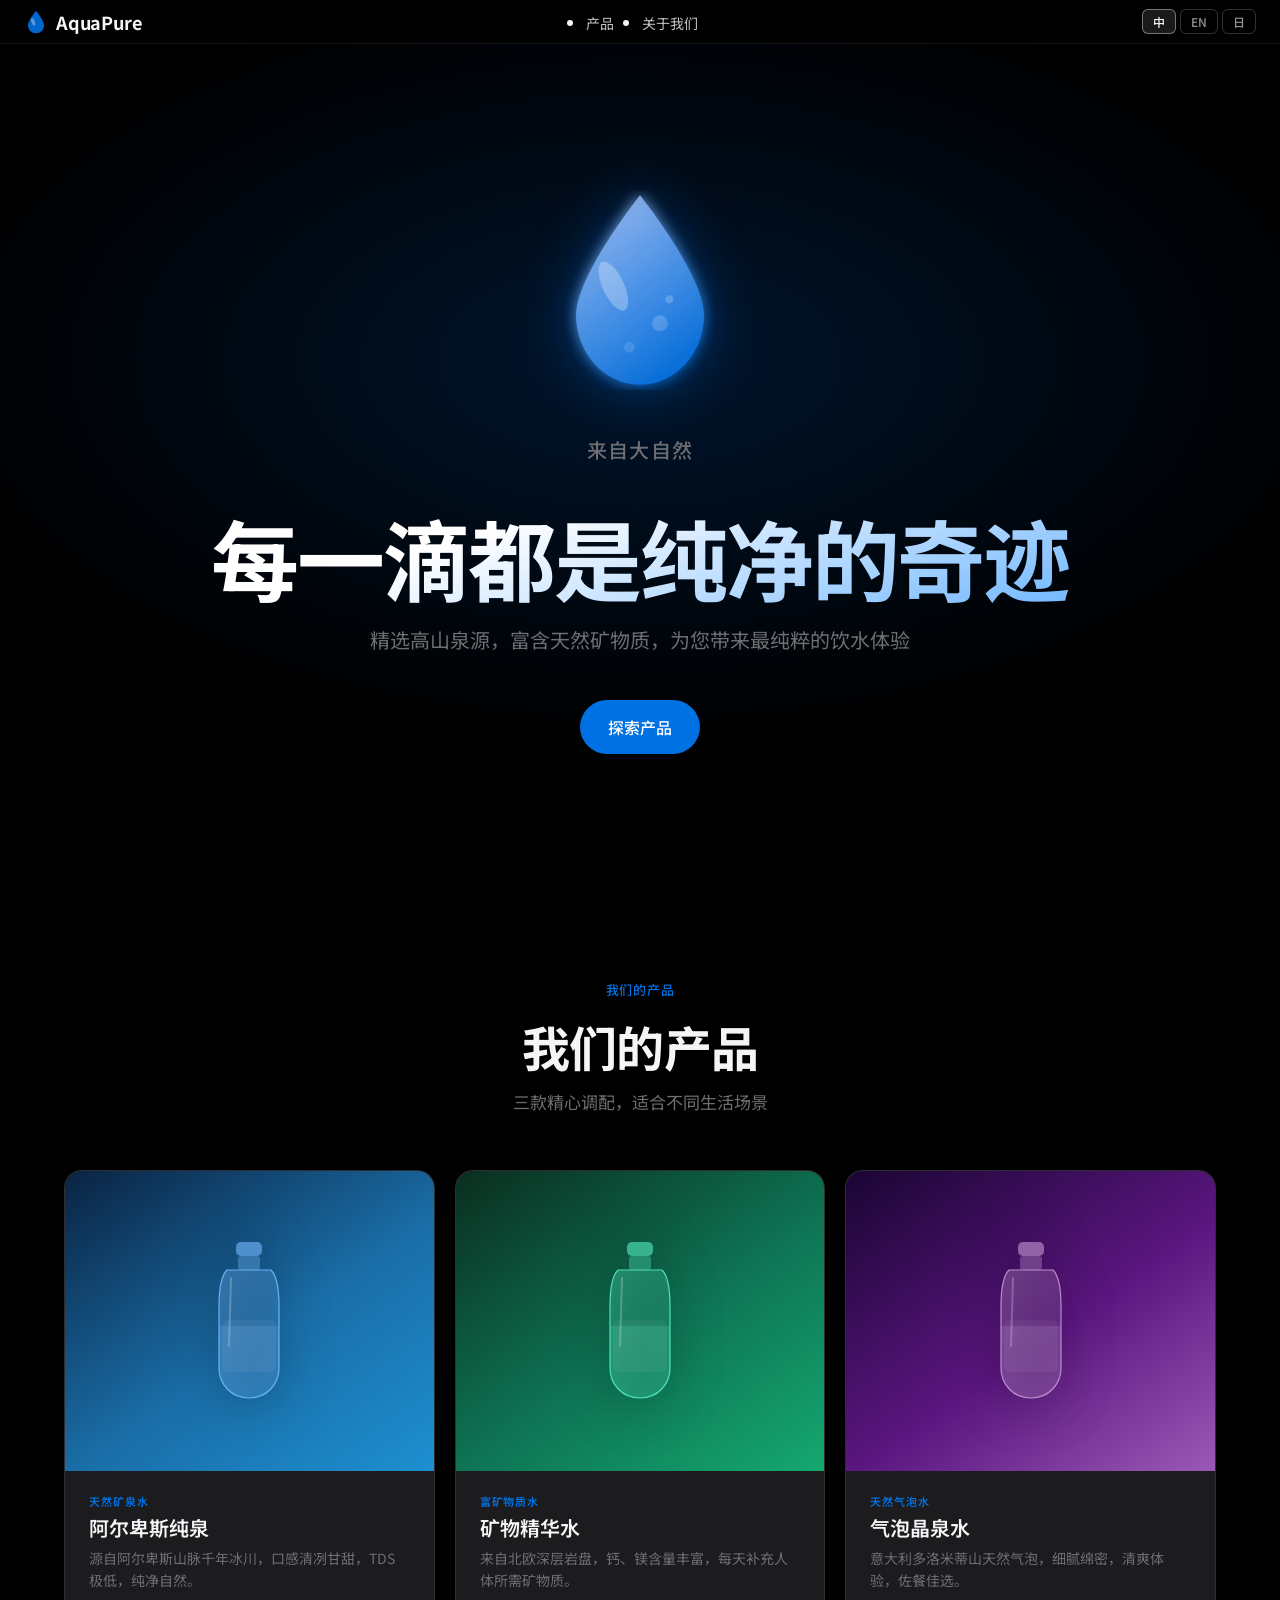
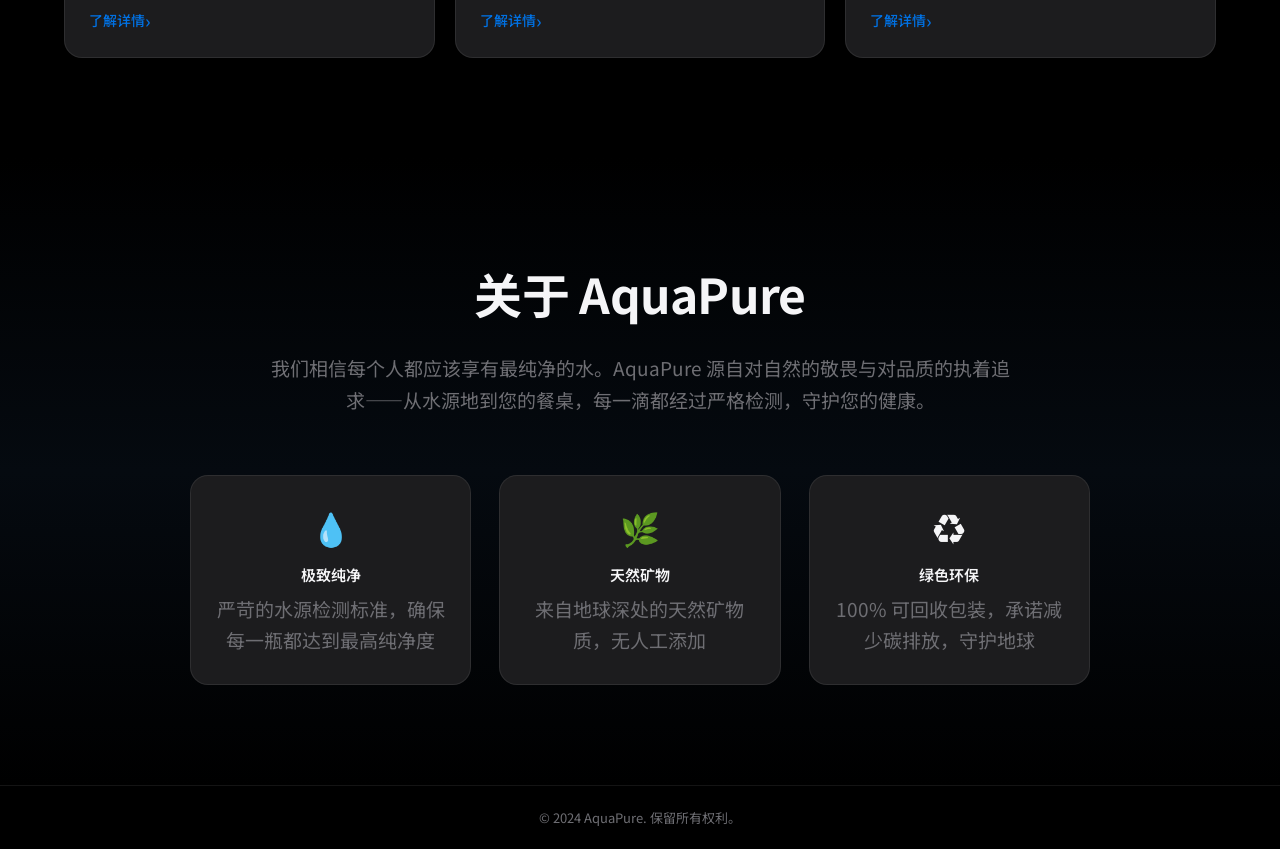
<file: index.html>
<!DOCTYPE html>
<!--
  index.html – AquaPure Homepage
  ================================
  Structure:
    • <head>       – meta, viewport, title, stylesheet link
    • .navbar      – fixed top navigation with logo, links, language switcher
    • .hero        – full-viewport hero with animated water drop
    • .products-section – 3-column product grid (built dynamically by main.js)
    • .about-section    – brand story + three feature pills
    • <footer>     – copyright line
    • <scripts>    – i18n.js → stars.js → main.js (order matters)

  Double-click this file to open directly in any modern browser.
  All assets are local; no network required.
-->
<html lang="zh">
<head>
  <meta charset="UTF-8">
  <!-- Responsive viewport – essential for mobile scaling -->
  <meta name="viewport" content="width=device-width, initial-scale=1.0">
  <!-- Browser-tab title; overwritten by i18n.js after load -->
  <title>AquaPure | 纯净矿泉水</title>
  <!-- Google Fonts: Noto Sans SC + JP ensure CJK glyphs render on any OS.
       Falls back gracefully to system fonts when offline. -->
  <link rel="preconnect" href="https://fonts.googleapis.com">
  <link rel="preconnect" href="https://fonts.gstatic.com" crossorigin>
  <link href="https://fonts.googleapis.com/css2?family=Noto+Sans+SC:wght@400;500;600;700&family=Noto+Sans+JP:wght@400;500;600;700&display=swap" rel="stylesheet">
  <!-- Shared stylesheet -->
  <link rel="stylesheet" href="css/style.css">
</head>
<body>

  <!-- ════════════════════════════════════════════════════════════
       FIXED NAVIGATION BAR
       ════════════════════════════════════════════════════════════ -->
  <header>
    <nav class="navbar" role="navigation" aria-label="Main navigation">

      <!-- Brand logo (SVG water-drop + wordmark) -->
      <a href="index.html" class="nav-logo" aria-label="AquaPure – home">
        <!-- Inline SVG so we can colour it with CSS -->
        <svg viewBox="0 0 24 30" fill="none" xmlns="http://www.w3.org/2000/svg"
             aria-hidden="true">
          <path d="M12 1 C12 1 22 13 22 19 C22 25 17.5 29 12 29 C6.5 29 2 25 2 19 C2 13 12 1 12 1 Z"
                fill="#0071e3" opacity="0.9"/>
          <ellipse cx="8.5" cy="15" rx="2" ry="5"
                   fill="rgba(255,255,255,0.35)" transform="rotate(-20 8.5 15)"/>
        </svg>
        <span data-i18n="brand">AquaPure</span>
      </a>

      <!-- Centre navigation links (hidden on mobile via CSS) -->
      <ul class="nav-links" role="list">
        <li><a href="#products" data-i18n="nav.products">产品</a></li>
        <li><a href="#about"    data-i18n="nav.about">关于我们</a></li>
      </ul>

      <!-- Language switcher; data-lang read by i18n.js + main.js -->
      <div class="lang-switcher" role="group" aria-label="Language selector">
        <button class="lang-btn" data-lang="zh" aria-label="Chinese">中</button>
        <button class="lang-btn" data-lang="en" aria-label="English">EN</button>
        <button class="lang-btn" data-lang="ja" aria-label="Japanese">日</button>
      </div>

    </nav>
  </header>

  <!-- ════════════════════════════════════════════════════════════
       HERO – Full-viewport welcome section
       ════════════════════════════════════════════════════════════ -->
  <main>
    <section class="hero" aria-labelledby="hero-heading">

      <!-- Animated water-drop illustration -->
      <svg class="hero-drop" viewBox="0 0 120 150" fill="none"
           xmlns="http://www.w3.org/2000/svg" aria-hidden="true">
        <defs>
          <linearGradient id="heroGrad" x1="25%" y1="0%" x2="75%" y2="100%">
            <stop offset="0%"   stop-color="#a0c4ff" stop-opacity="0.95"/>
            <stop offset="100%" stop-color="#0071e3" stop-opacity="1"/>
          </linearGradient>
          <filter id="heroGlow">
            <feGaussianBlur stdDeviation="5" result="blur"/>
            <feMerge>
              <feMergeNode in="blur"/>
              <feMergeNode in="SourceGraphic"/>
            </feMerge>
          </filter>
        </defs>
        <!-- Drop body -->
        <path d="M60 4 C60 4 108 64 108 94 C108 122 87 146 60 146
                 C33 146 12 122 12 94 C12 64 60 4 60 4 Z"
              fill="url(#heroGrad)" filter="url(#heroGlow)" opacity="0.92"/>
        <!-- Highlight streak -->
        <ellipse cx="40" cy="72" rx="8" ry="20"
                 fill="rgba(255,255,255,0.28)" transform="rotate(-25 40 72)"/>
        <!-- Small inner bubbles -->
        <circle cx="75" cy="100" r="6" fill="rgba(255,255,255,0.18)"/>
        <circle cx="52" cy="118" r="4" fill="rgba(255,255,255,0.13)"/>
        <circle cx="82" cy="82"  r="3" fill="rgba(255,255,255,0.20)"/>
      </svg>

      <!-- Text content -->
      <p class="hero-eyebrow" data-i18n="hero.eyebrow">来自大自然</p>
      <h1 id="hero-heading" data-i18n="hero.title">每一滴都是纯净的奇迹</h1>
      <p data-i18n="hero.subtitle">
        精选高山泉源，富含天然矿物质，为您带来最纯粹的饮水体验
      </p>
      <!-- Smooth-scroll to products -->
      <a href="#products" class="btn-primary" data-i18n="hero.cta">探索产品</a>

    </section>

    <!-- ════════════════════════════════════════════════════════
         PRODUCTS GRID
         Filled dynamically by main.js using PRODUCTS array + i18n
         ════════════════════════════════════════════════════════ -->
    <section id="products" class="products-section"
             aria-labelledby="products-heading">
      <p  class="section-eyebrow fade-in" data-i18n="products.title">我们的产品</p>
      <h2 class="section-title   fade-in" id="products-heading"
          data-i18n="products.title">我们的产品</h2>
      <p  class="section-subtitle fade-in" data-i18n="products.subtitle">
        三款精心调配，适合不同生活场景
      </p>

      <!-- main.js injects .product-card elements here -->
      <div id="product-grid" role="list" aria-label="Product list"></div>
    </section>

    <!-- ════════════════════════════════════════════════════════
         ABOUT / BRAND STORY
         ════════════════════════════════════════════════════════ -->
    <section id="about" class="about-section" aria-labelledby="about-heading">
      <div class="about-inner">
        <h2 id="about-heading" class="fade-in"
            data-i18n="about.title">关于 AquaPure</h2>
        <p class="fade-in" data-i18n="about.text">
          我们相信每个人都应该享有最纯净的水。
        </p>
      </div>

      <!-- Three feature highlights -->
      <div class="features-grid">

        <article class="feature-card fade-in">
          <div class="feature-icon" aria-hidden="true">💧</div>
          <h3 class="feature-title" data-i18n="feature.pure.title">极致纯净</h3>
          <p  class="feature-text"  data-i18n="feature.pure.text"></p>
        </article>

        <article class="feature-card fade-in">
          <div class="feature-icon" aria-hidden="true">🌿</div>
          <h3 class="feature-title" data-i18n="feature.natural.title">天然矿物</h3>
          <p  class="feature-text"  data-i18n="feature.natural.text"></p>
        </article>

        <article class="feature-card fade-in">
          <div class="feature-icon" aria-hidden="true">♻️</div>
          <h3 class="feature-title" data-i18n="feature.eco.title">绿色环保</h3>
          <p  class="feature-text"  data-i18n="feature.eco.text"></p>
        </article>

      </div>
    </section>
  </main>

  <!-- ════════════════════════════════════════════════════════════
       FOOTER
       ════════════════════════════════════════════════════════════ -->
  <footer>
    <p data-i18n="footer.copyright">© 2024 AquaPure. 保留所有权利。</p>
  </footer>

  <!-- ════════════════════════════════════════════════════════════
       SCRIPTS  (load order is important)
         1. i18n.js  – must come first; defines t() & setLanguage()
         2. stars.js – canvas star-field & cursor tracking
         3. main.js  – uses t() for card rendering
       ════════════════════════════════════════════════════════════ -->
  <script src="js/i18n.js"></script>
  <script src="js/stars.js"></script>
  <script src="js/main.js"></script>

</body>
</html>
</file>
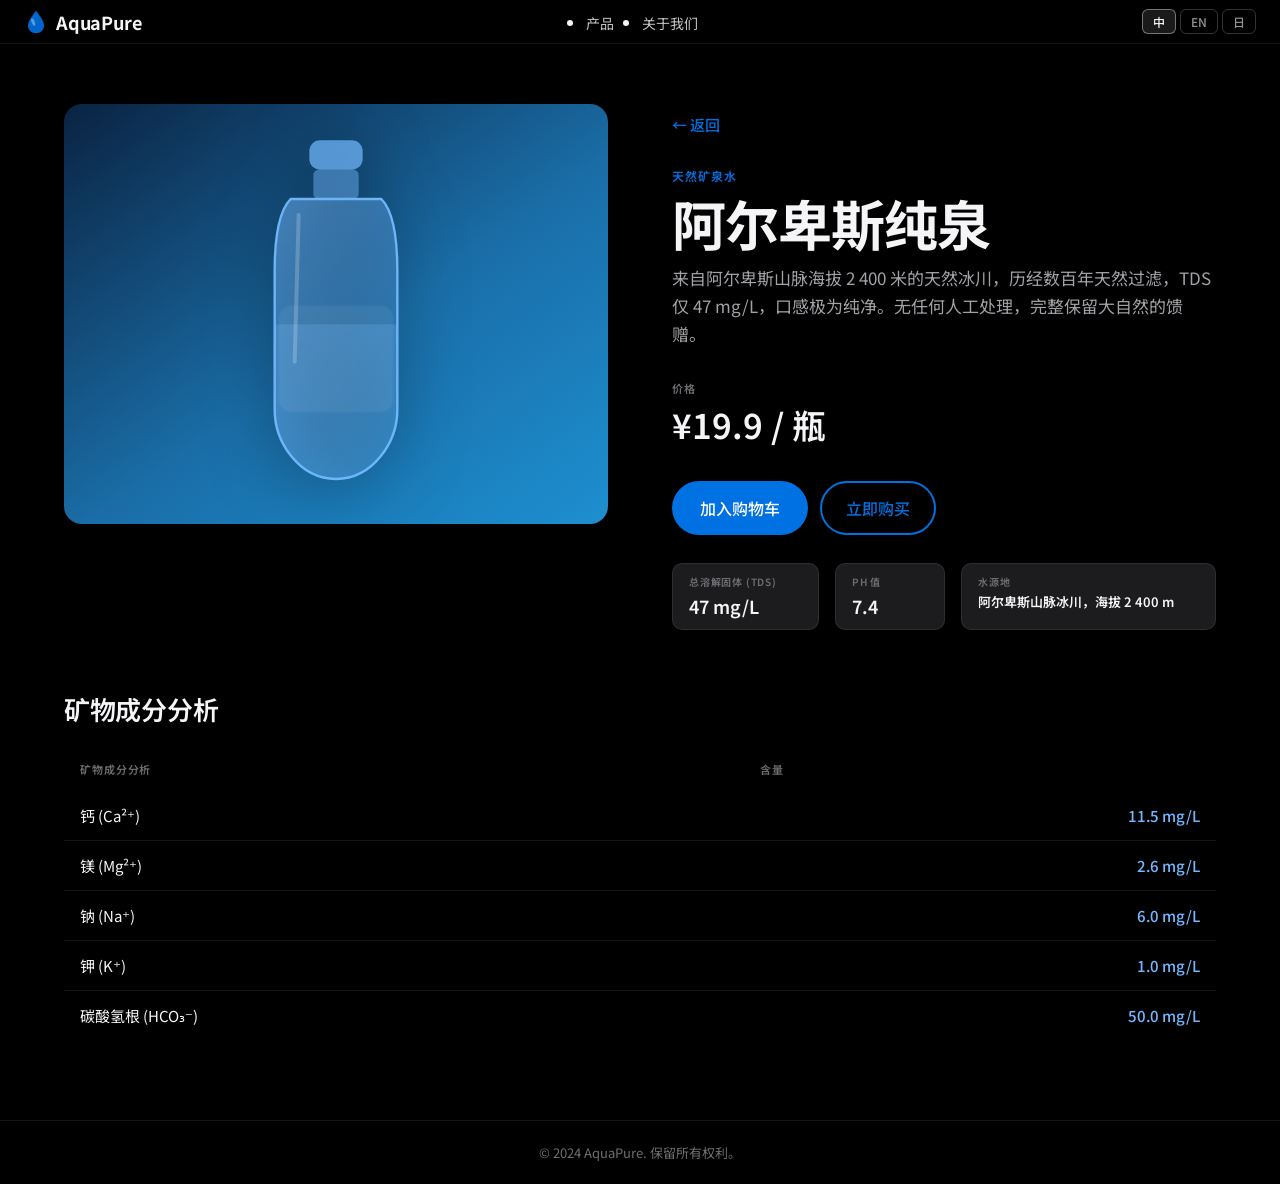
<file: detail.html>
<!DOCTYPE html>
<!--
  detail.html – AquaPure Product Detail Page
  ===========================================
  URL pattern: detail.html?id=1  (id = 1 | 2 | 3)

  Structure:
    • .navbar          – shared fixed navigation
    • .detail-hero     – two-column: gradient visual | product info
    • .detail-section  – mineral composition table
    • <footer>         – shared footer

  detail.js reads ?id= and populates every dynamic element on load.
  Language switching re-runs renderDetail() via the 'langchange' event.
-->
<html lang="zh">
<head>
  <meta charset="UTF-8">
  <meta name="viewport" content="width=device-width, initial-scale=1.0">
  <title>AquaPure | 产品详情</title>
  <!-- Google Fonts: Noto Sans SC + JP for CJK support -->
  <link rel="preconnect" href="https://fonts.googleapis.com">
  <link rel="preconnect" href="https://fonts.gstatic.com" crossorigin>
  <link href="https://fonts.googleapis.com/css2?family=Noto+Sans+SC:wght@400;500;600;700&family=Noto+Sans+JP:wght@400;500;600;700&display=swap" rel="stylesheet">
  <link rel="stylesheet" href="css/style.css">
</head>
<body>

  <!-- ════════════════════════════════════════════════════════════
       FIXED NAVIGATION BAR  (identical to index.html)
       ════════════════════════════════════════════════════════════ -->
  <header>
    <nav class="navbar" role="navigation" aria-label="Main navigation">

      <a href="index.html" class="nav-logo" aria-label="AquaPure – home">
        <svg viewBox="0 0 24 30" fill="none" xmlns="http://www.w3.org/2000/svg"
             aria-hidden="true">
          <path d="M12 1 C12 1 22 13 22 19 C22 25 17.5 29 12 29 C6.5 29 2 25 2 19 C2 13 12 1 12 1 Z"
                fill="#0071e3" opacity="0.9"/>
          <ellipse cx="8.5" cy="15" rx="2" ry="5"
                   fill="rgba(255,255,255,0.35)" transform="rotate(-20 8.5 15)"/>
        </svg>
        <span data-i18n="brand">AquaPure</span>
      </a>

      <ul class="nav-links" role="list">
        <li><a href="index.html#products" data-i18n="nav.products">产品</a></li>
        <li><a href="index.html#about"    data-i18n="nav.about">关于我们</a></li>
      </ul>

      <div class="lang-switcher" role="group" aria-label="Language selector">
        <button class="lang-btn" data-lang="zh" aria-label="Chinese">中</button>
        <button class="lang-btn" data-lang="en" aria-label="English">EN</button>
        <button class="lang-btn" data-lang="ja" aria-label="Japanese">日</button>
      </div>

    </nav>
  </header>

  <!-- ════════════════════════════════════════════════════════════
       PRODUCT DETAIL HERO
       Two-column layout: left = gradient visual, right = info
       All data-i18n attributes with {id} placeholders are resolved
       by detail.js before applyTranslations() is called.
       ════════════════════════════════════════════════════════════ -->
  <main>
    <section class="detail-hero">
      <div class="detail-grid">

        <!-- ── LEFT: Product visual (gradient + bottle SVG) ──── -->
        <!--
          id="detail-visual" is targeted by detail.js which injects
          the correct gradient background and bottle SVG.
        -->
        <div id="detail-visual" class="detail-visual fade-in"
             aria-label="Product illustration">
          <!-- Populated by detail.js -->
        </div>

        <!-- ── RIGHT: Product information ─────────────────────── -->
        <div class="detail-info fade-in">

          <!-- Back button -->
          <a href="index.html" class="detail-back"
             id="detail-back-btn" data-i18n="detail.back">← 返回</a>

          <!-- Product type badge -->
          <p class="detail-type" id="detail-type"
             data-i18n="product.{id}.type">天然矿泉水</p>

          <!-- Product name heading -->
          <h1 id="detail-name" data-i18n="product.{id}.name">
            产品名称
          </h1>

          <!-- Full description paragraph -->
          <p class="detail-full-desc" id="detail-full-desc"
             data-i18n="detail.fullDesc.{id}">
            产品详细介绍将在此显示。
          </p>

          <!-- Pricing -->
          <p class="detail-price-label" data-i18n="detail.price"
             aria-label="Price label">价格</p>
          <p class="detail-price" id="detail-price"
             data-i18n="product.{id}.price">—</p>

          <!-- CTA Buttons -->
          <div class="detail-actions">
            <button id="btn-add-cart" class="btn-primary"
                    data-i18n="detail.addCart">加入购物车</button>
            <button id="btn-buy-now"  class="btn-secondary"
                    data-i18n="detail.buyNow">立即购买</button>
          </div>

          <!-- Meta pills: TDS / pH / Source -->
          <div class="detail-meta">

            <div class="meta-pill">
              <p class="meta-label" data-i18n="detail.tds">总溶解固体</p>
              <p class="meta-value" id="detail-tds-value">—</p>
            </div>

            <div class="meta-pill">
              <p class="meta-label" data-i18n="detail.ph">pH 值</p>
              <p class="meta-value" id="detail-ph-value">—</p>
            </div>

            <div class="meta-pill">
              <p class="meta-label" data-i18n="detail.source.label">水源地</p>
              <p class="meta-value" id="detail-source-value"
                 data-i18n="detail.source.{id}" style="font-size:13px;line-height:1.4">
                —
              </p>
            </div>

          </div>
        </div><!-- /.detail-info -->

      </div><!-- /.detail-grid -->
    </section>

    <!-- ════════════════════════════════════════════════════════
         MINERAL COMPOSITION TABLE
         ════════════════════════════════════════════════════════ -->
    <section class="detail-section fade-in"
             aria-labelledby="composition-heading">

      <h2 id="composition-heading" data-i18n="detail.composition">
        矿物成分分析
      </h2>

      <table class="mineral-table" role="table">
        <thead>
          <tr>
            <!-- Table column headers – translated by i18n -->
            <th scope="col" data-i18n="detail.composition">成分</th>
            <th scope="col">含量</th>
          </tr>
        </thead>
        <!--
          tbody rows are generated by detail.js using buildMineralRows().
          Each row: <tr><td data-i18n="detail.calcium">…</td><td>…mg/L</td></tr>
        -->
        <tbody id="mineral-tbody">
          <!-- Populated by detail.js -->
        </tbody>
      </table>

    </section>
  </main>

  <!-- ════════════════════════════════════════════════════════════
       FOOTER
       ════════════════════════════════════════════════════════════ -->
  <footer>
    <p data-i18n="footer.copyright">© 2024 AquaPure. 保留所有权利。</p>
  </footer>

  <!-- ════════════════════════════════════════════════════════════
       SCRIPTS (load order matters)
         1. i18n.js  – defines t(), setLanguage(), applyTranslations()
         2. stars.js – canvas star-field and cursor tracking
         3. detail.js – populates product data, wires buttons
       ════════════════════════════════════════════════════════════ -->
  <script src="js/i18n.js"></script>
  <script src="js/stars.js"></script>
  <script src="js/detail.js"></script>

</body>
</html>
</file>
<file: css/style.css>
/*
 * style.css – AquaPure website styles
 *
 * Design language: Apple-inspired dark theme
 *   Background:  #000000  (pure black)
 *   Surface:     #111111 / #1c1c1e
 *   Text:        #f5f5f7 (primary) / #a1a1a6 (secondary) / #6e6e73 (tertiary)
 *   Accent blue: #0071e3
 *   Font:        system-ui / SF Pro / Helvetica Neue
 *
 * Sections:
 *   1. CSS custom properties
 *   2. Reset & base
 *   3. Navbar
 *   4. Hero
 *   5. Products grid & cards
 *   6. About / Features
 *   7. Footer
 *   8. Detail page
 *   9. Scroll-reveal animations
 *  10. Responsive breakpoints
 */

/* ═══════════════════════════════════════════════════════════════
   1. CSS CUSTOM PROPERTIES
   ═══════════════════════════════════════════════════════════════ */
:root {
  --bg:          #000000;
  --surface:     #111111;
  --surface-2:   #1c1c1e;
  --border:      rgba(255, 255, 255, 0.08);
  --text-1:      #f5f5f7;
  --text-2:      #a1a1a6;
  --text-3:      #6e6e73;
  --blue:        #0071e3;
  --blue-hover:  #0077ed;
  --radius:      18px;
  --radius-sm:   10px;
  --nav-height:  44px;
  --max-width:   1200px;
  --transition:  0.35s cubic-bezier(0.25, 0.46, 0.45, 0.94);
}

/* ═══════════════════════════════════════════════════════════════
   2. RESET & BASE
   ═══════════════════════════════════════════════════════════════ */
*, *::before, *::after {
  margin:     0;
  padding:    0;
  box-sizing: border-box;
}

html {
  scroll-behavior: smooth;
  font-size:       16px;
}

body {
  /* CJK-inclusive font stack — covers macOS/iOS (PingFang, Hiragino),
     Windows (Microsoft YaHei, Yu Gothic), Linux (WenQuanYi, Noto),
     with Google Fonts Noto Sans SC/JP as optional web-font fallback */
  font-family: 'Noto Sans SC', 'Noto Sans JP',
               -apple-system, BlinkMacSystemFont,
               'PingFang SC', 'PingFang TC',
               'Hiragino Sans GB', 'Hiragino Sans',
               'Microsoft YaHei', 'Microsoft JhengHei',
               'Yu Gothic', 'Meiryo',
               'WenQuanYi Micro Hei',
               'SF Pro Display', 'Helvetica Neue', 'Segoe UI', sans-serif;
  background:  var(--bg);
  color:       var(--text-1);
  overflow-x:  hidden;
  /* Ensure the canvas behind everything doesn't create extra height */
  position:    relative;
}

img, svg { display: block; }
a        { color: inherit; text-decoration: none; }
button   { font: inherit; cursor: pointer; border: none; background: none; }

/* ═══════════════════════════════════════════════════════════════
   3. NAVBAR
   ═══════════════════════════════════════════════════════════════ */
.navbar {
  position:       fixed;
  top:            0;
  left:           0;
  right:          0;
  z-index:        900;
  height:         var(--nav-height);
  display:        flex;
  align-items:    center;
  justify-content: space-between;
  padding:        0 24px;
  background:     rgba(0, 0, 0, 0.72);
  backdrop-filter: saturate(180%) blur(20px);
  -webkit-backdrop-filter: saturate(180%) blur(20px);
  border-bottom:  1px solid var(--border);
  transition:     background var(--transition);
}

/* Slightly more opaque once the user scrolls */
.navbar.scrolled {
  background: rgba(0, 0, 0, 0.88);
}

/* Brand / logo */
.nav-logo {
  display:     flex;
  align-items: center;
  gap:         8px;
  font-size:   18px;
  font-weight: 700;
  letter-spacing: -0.01em;
  color:       var(--text-1);
  white-space: nowrap;
}

.nav-logo svg {
  width:  24px;
  height: 24px;
}

/* Centre navigation links */
.nav-links {
  display:     flex;
  gap:         28px;
  align-items: center;
}

.nav-links a {
  font-size:   14px;
  color:       rgba(245, 245, 247, 0.8);
  transition:  color 0.2s;
}

.nav-links a:hover {
  color: var(--text-1);
}

/* Language switcher */
.lang-switcher {
  display:     flex;
  gap:         4px;
  align-items: center;
}

.lang-btn {
  padding:       3px 10px;
  border:        1px solid rgba(255, 255, 255, 0.2);
  border-radius: 6px;
  font-size:     12px;
  font-weight:   500;
  color:         rgba(245, 245, 247, 0.6);
  transition:    all 0.2s;
}

.lang-btn:hover,
.lang-btn.active {
  background:   rgba(255, 255, 255, 0.1);
  border-color: rgba(255, 255, 255, 0.4);
  color:        var(--text-1);
}

/* ═══════════════════════════════════════════════════════════════
   4. HERO SECTION
   ═══════════════════════════════════════════════════════════════ */
.hero {
  position:        relative;
  z-index:         1;
  min-height:      100vh;
  display:         flex;
  flex-direction:  column;
  align-items:     center;
  justify-content: center;
  text-align:      center;
  padding:         calc(var(--nav-height) + 80px) 24px 80px;
  /* Subtle radial glow to hint at depth */
  background:      radial-gradient(ellipse 80% 60% at 50% 40%,
                     rgba(0, 60, 130, 0.35) 0%,
                     transparent 70%);
}

/* Eyebrow / overline label */
.hero-eyebrow {
  font-size:      14px;
  font-weight:    500;
  color:          var(--blue);
  letter-spacing: 0.06em;
  text-transform: uppercase;
  margin-bottom:  16px;
}

/* Large display headline */
.hero h1 {
  font-size:      clamp(36px, 7vw, 88px);
  font-weight:    700;
  line-height:    1.06;
  letter-spacing: -0.025em;
  /* Gradient text – crisp white to blue */
  background:    linear-gradient(160deg, #ffffff 30%, #74b9ff 100%);
  -webkit-background-clip: text;
  -webkit-text-fill-color: transparent;
  background-clip: text;
  max-width:      900px;
  margin-bottom:  20px;
}

.hero p {
  font-size:    clamp(16px, 2vw, 20px);
  color:        var(--text-3);
  max-width:    580px;
  line-height:  1.6;
  margin-bottom: 44px;
}

/* Animated water-drop SVG */
.hero-drop {
  width:         min(160px, 30vw);
  margin-bottom: 44px;
  animation:     float 7s ease-in-out infinite;
  filter:        drop-shadow(0 0 28px rgba(0, 113, 227, 0.45));
}

@keyframes float {
  0%, 100% { transform: translateY(0)    rotate(-2deg); }
  50%       { transform: translateY(-18px) rotate(2deg); }
}

/* ─── Shared button styles ──────────────────────────────────── */
.btn-primary {
  display:       inline-block;
  background:    var(--blue);
  color:         #fff;
  padding:       13px 26px;
  border-radius: 980px;       /* pill */
  font-size:     16px;
  font-weight:   500;
  transition:    background var(--transition), transform 0.15s;
  border:        2px solid transparent;
}

.btn-primary:hover  { background: var(--blue-hover); }
.btn-primary:active { transform: scale(0.97); }

.btn-secondary {
  display:       inline-block;
  background:    transparent;
  color:         var(--blue);
  padding:       12px 24px;
  border-radius: 980px;
  font-size:     16px;
  font-weight:   500;
  border:        2px solid var(--blue);
  transition:    all var(--transition);
}

.btn-secondary:hover {
  background: var(--blue);
  color:      #fff;
}

/* ═══════════════════════════════════════════════════════════════
   5. PRODUCTS GRID & CARDS
   ═══════════════════════════════════════════════════════════════ */
.products-section {
  position:   relative;
  z-index:    1;
  padding:    80px 24px 100px;
  max-width:  var(--max-width);
  margin:     0 auto;
}

.section-eyebrow {
  font-size:      13px;
  font-weight:    500;
  color:          var(--blue);
  letter-spacing: 0.06em;
  text-transform: uppercase;
  text-align:     center;
  margin-bottom:  12px;
}

.section-title {
  font-size:      clamp(26px, 4.5vw, 48px);
  font-weight:    700;
  letter-spacing: -0.015em;
  text-align:     center;
  margin-bottom:  8px;
}

.section-subtitle {
  font-size:     17px;
  color:         var(--text-3);
  text-align:    center;
  margin-bottom: 56px;
}

/* 3-column grid; collapses gracefully on smaller screens */
#product-grid {
  display:               grid;
  grid-template-columns: repeat(auto-fit, minmax(300px, 1fr));
  gap:                   20px;
}

/* Individual product card */
.product-card {
  position:    relative;
  border-radius: var(--radius);
  overflow:    hidden;
  background:  var(--surface-2);
  cursor:      pointer;
  border:      1px solid var(--border);
  transition:  transform var(--transition), box-shadow var(--transition);
  outline:     none;
}

.product-card:hover {
  transform:  translateY(-10px) scale(1.012);
  box-shadow: 0 24px 60px rgba(0, 113, 227, 0.18),
              0 4px 12px rgba(0, 0, 0, 0.5);
}

.product-card:focus-visible {
  box-shadow: 0 0 0 3px var(--blue);
}

/* Top visual area (gradient + bottle SVG) */
.card-visual {
  height:          300px;
  display:         flex;
  align-items:     center;
  justify-content: center;
  overflow:        hidden;
  position:        relative;
}

.card-bottle {
  width:      80px;
  filter:     drop-shadow(0 8px 24px rgba(0, 0, 0, 0.6));
  transition: transform var(--transition);
}

.product-card:hover .card-bottle {
  transform: translateY(-6px) scale(1.06);
}

/* Text area below the visual */
.card-content {
  padding: 22px 24px 24px;
}

.card-type {
  font-size:      11px;
  font-weight:    600;
  color:          var(--blue);
  letter-spacing: 0.08em;
  text-transform: uppercase;
  margin-bottom:  6px;
}

.card-name {
  font-size:    20px;
  font-weight:  600;
  margin-bottom: 8px;
  line-height:  1.25;
}

.card-desc {
  font-size:     14px;
  color:         var(--text-3);
  line-height:   1.55;
  margin-bottom: 16px;
}

/* "Learn more ›" link */
.card-link {
  display:     inline-flex;
  align-items: center;
  font-size:   14px;
  font-weight: 500;
  color:       var(--blue);
}

.card-link::after {
  content:    ' ›';
  font-size:  18px;
  transition: transform 0.2s;
}

.product-card:hover .card-link::after {
  transform: translateX(4px);
}

/* ═══════════════════════════════════════════════════════════════
   6. ABOUT / FEATURES
   ═══════════════════════════════════════════════════════════════ */
.about-section {
  position:   relative;
  z-index:    1;
  padding:    100px 24px;
  text-align: center;
  background: linear-gradient(to bottom, var(--bg), #050a10, var(--bg));
}

.about-inner {
  max-width: 740px;
  margin:    0 auto;
}

.about-section h2 {
  font-size:      clamp(26px, 4.5vw, 48px);
  font-weight:    700;
  letter-spacing: -0.015em;
  margin-bottom:  24px;
}

.about-section p {
  font-size:   19px;
  color:       var(--text-3);
  line-height: 1.65;
}

/* Three-column feature cards */
.features-grid {
  display:               grid;
  grid-template-columns: repeat(auto-fit, minmax(200px, 1fr));
  gap:                   28px;
  max-width:             900px;
  margin:                60px auto 0;
}

.feature-card {
  background:    var(--surface-2);
  border:        1px solid var(--border);
  border-radius: var(--radius);
  padding:       28px 22px;
  text-align:    center;
}

.feature-icon {
  font-size:     32px;
  margin-bottom: 14px;
}

.feature-title {
  font-size:     15px;
  font-weight:   600;
  margin-bottom: 8px;
}

.feature-text {
  font-size:  13px;
  color:      var(--text-3);
  line-height: 1.55;
}

/* ═══════════════════════════════════════════════════════════════
   7. FOOTER
   ═══════════════════════════════════════════════════════════════ */
footer {
  position:   relative;
  z-index:    1;
  padding:    22px 24px;
  border-top: 1px solid var(--border);
  text-align: center;
  font-size:  13px;
  color:      var(--text-3);
}

/* ═══════════════════════════════════════════════════════════════
   8. DETAIL PAGE
   ═══════════════════════════════════════════════════════════════ */

/* Top hero area with product visual + info side by side */
.detail-hero {
  position:   relative;
  z-index:    1;
  padding:    calc(var(--nav-height) + 60px) 24px 60px;
  max-width:  var(--max-width);
  margin:     0 auto;
}

/* Two-column: visual on left, info on right */
.detail-grid {
  display:               grid;
  grid-template-columns: 1fr 1fr;
  gap:                   64px;
  align-items:           start;
}

/* Gradient visual panel */
.detail-visual {
  border-radius: var(--radius);
  min-height:    420px;
  display:       flex;
  align-items:   center;
  justify-content: center;
  overflow:      hidden;
  position:      sticky;
  top:           calc(var(--nav-height) + 24px);
}

.detail-visual svg {
  filter: drop-shadow(0 12px 32px rgba(0, 0, 0, 0.6));
}

/* Info panel */
.detail-info {
  padding-top: 8px;
}

.detail-back {
  display:      inline-flex;
  align-items:  center;
  font-size:    15px;
  font-weight:  500;
  color:        var(--blue);
  margin-bottom: 32px;
  transition:   opacity 0.2s;
}

.detail-back:hover { opacity: 0.75; }

.detail-type {
  font-size:      12px;
  font-weight:    600;
  color:          var(--blue);
  letter-spacing: 0.08em;
  text-transform: uppercase;
  margin-bottom:  10px;
}

.detail-info h1 {
  font-size:      clamp(32px, 5vw, 54px);
  font-weight:    700;
  letter-spacing: -0.02em;
  margin-bottom:  12px;
  line-height:    1.08;
}

.detail-full-desc {
  font-size:     17px;
  color:         var(--text-2);
  line-height:   1.65;
  margin-bottom: 32px;
}

/* Price display */
.detail-price-label {
  font-size:      11px;
  font-weight:    600;
  color:          var(--text-3);
  letter-spacing: 0.08em;
  text-transform: uppercase;
  margin-bottom:  4px;
}

.detail-price {
  font-size:     34px;
  font-weight:   600;
  margin-bottom: 32px;
  color:         var(--text-1);
}

/* CTA buttons row */
.detail-actions {
  display:   flex;
  gap:       12px;
  flex-wrap: wrap;
}

/* Info pills row (TDS / pH / source) */
.detail-meta {
  display:    flex;
  gap:        16px;
  flex-wrap:  wrap;
  margin-top: 28px;
}

.meta-pill {
  background:    var(--surface-2);
  border:        1px solid var(--border);
  border-radius: var(--radius-sm);
  padding:       10px 16px;
  flex:          1 1 auto;
  min-width:     110px;
}

.meta-label {
  font-size:      10px;
  font-weight:    600;
  color:          var(--text-3);
  letter-spacing: 0.08em;
  text-transform: uppercase;
  margin-bottom:  4px;
}

.meta-value {
  font-size:  18px;
  font-weight: 600;
  color:       var(--text-1);
}

/* Mineral composition section */
.detail-section {
  position:  relative;
  z-index:   1;
  padding:   0 24px 80px;
  max-width: var(--max-width);
  margin:    0 auto;
}

.detail-section h2 {
  font-size:      26px;
  font-weight:    600;
  letter-spacing: -0.01em;
  margin-bottom:  20px;
}

/* Mineral table */
.mineral-table {
  width:           100%;
  border-collapse: collapse;
}

.mineral-table th,
.mineral-table td {
  padding:       14px 16px;
  text-align:    left;
  border-bottom: 1px solid var(--border);
  font-size:     15px;
}

.mineral-table thead th {
  font-size:      11px;
  font-weight:    600;
  color:          var(--text-3);
  letter-spacing: 0.08em;
  text-transform: uppercase;
}

.mineral-table td:last-child {
  text-align: right;
  font-weight: 500;
  color:       #74b9ff;
  font-variant-numeric: tabular-nums;
}

.mineral-table tr:last-child td,
.mineral-table tr:last-child th {
  border-bottom: none;
}

/* ═══════════════════════════════════════════════════════════════
   9. SCROLL-REVEAL ANIMATIONS
   ═══════════════════════════════════════════════════════════════ */
.fade-in {
  opacity:    0;
  transform:  translateY(28px);
  transition: opacity 0.75s ease, transform 0.75s ease;
}

.fade-in.visible {
  opacity:   1;
  transform: translateY(0);
}

/* Stagger cards by index */
.product-card:nth-child(1) { transition-delay: 0.05s; }
.product-card:nth-child(2) { transition-delay: 0.15s; }
.product-card:nth-child(3) { transition-delay: 0.25s; }

/* ═══════════════════════════════════════════════════════════════
   10. RESPONSIVE BREAKPOINTS
   ═══════════════════════════════════════════════════════════════ */

/* Tablet */
@media (max-width: 900px) {
  .detail-grid {
    grid-template-columns: 1fr;
    gap:                   40px;
  }

  .detail-visual {
    position:   static;
    min-height: 300px;
  }
}

/* Mobile */
@media (max-width: 640px) {
  .nav-links  { display: none; }   /* hide nav links on mobile */

  .navbar {
    padding: 0 16px;
  }

  .lang-btn {
    padding: 2px 7px;
    font-size: 11px;
  }

  #product-grid {
    grid-template-columns: 1fr;
  }

  .features-grid {
    grid-template-columns: 1fr;
  }

  .hero h1 {
    font-size: clamp(30px, 10vw, 44px);
  }

  .detail-actions {
    flex-direction: column;
  }

  .btn-primary,
  .btn-secondary {
    text-align: center;
  }

  .detail-meta {
    gap: 10px;
  }
}

/* Very small screens */
@media (max-width: 380px) {
  .lang-switcher { gap: 2px; }
  .lang-btn      { padding: 2px 5px; font-size: 10px; }
}
</file>
